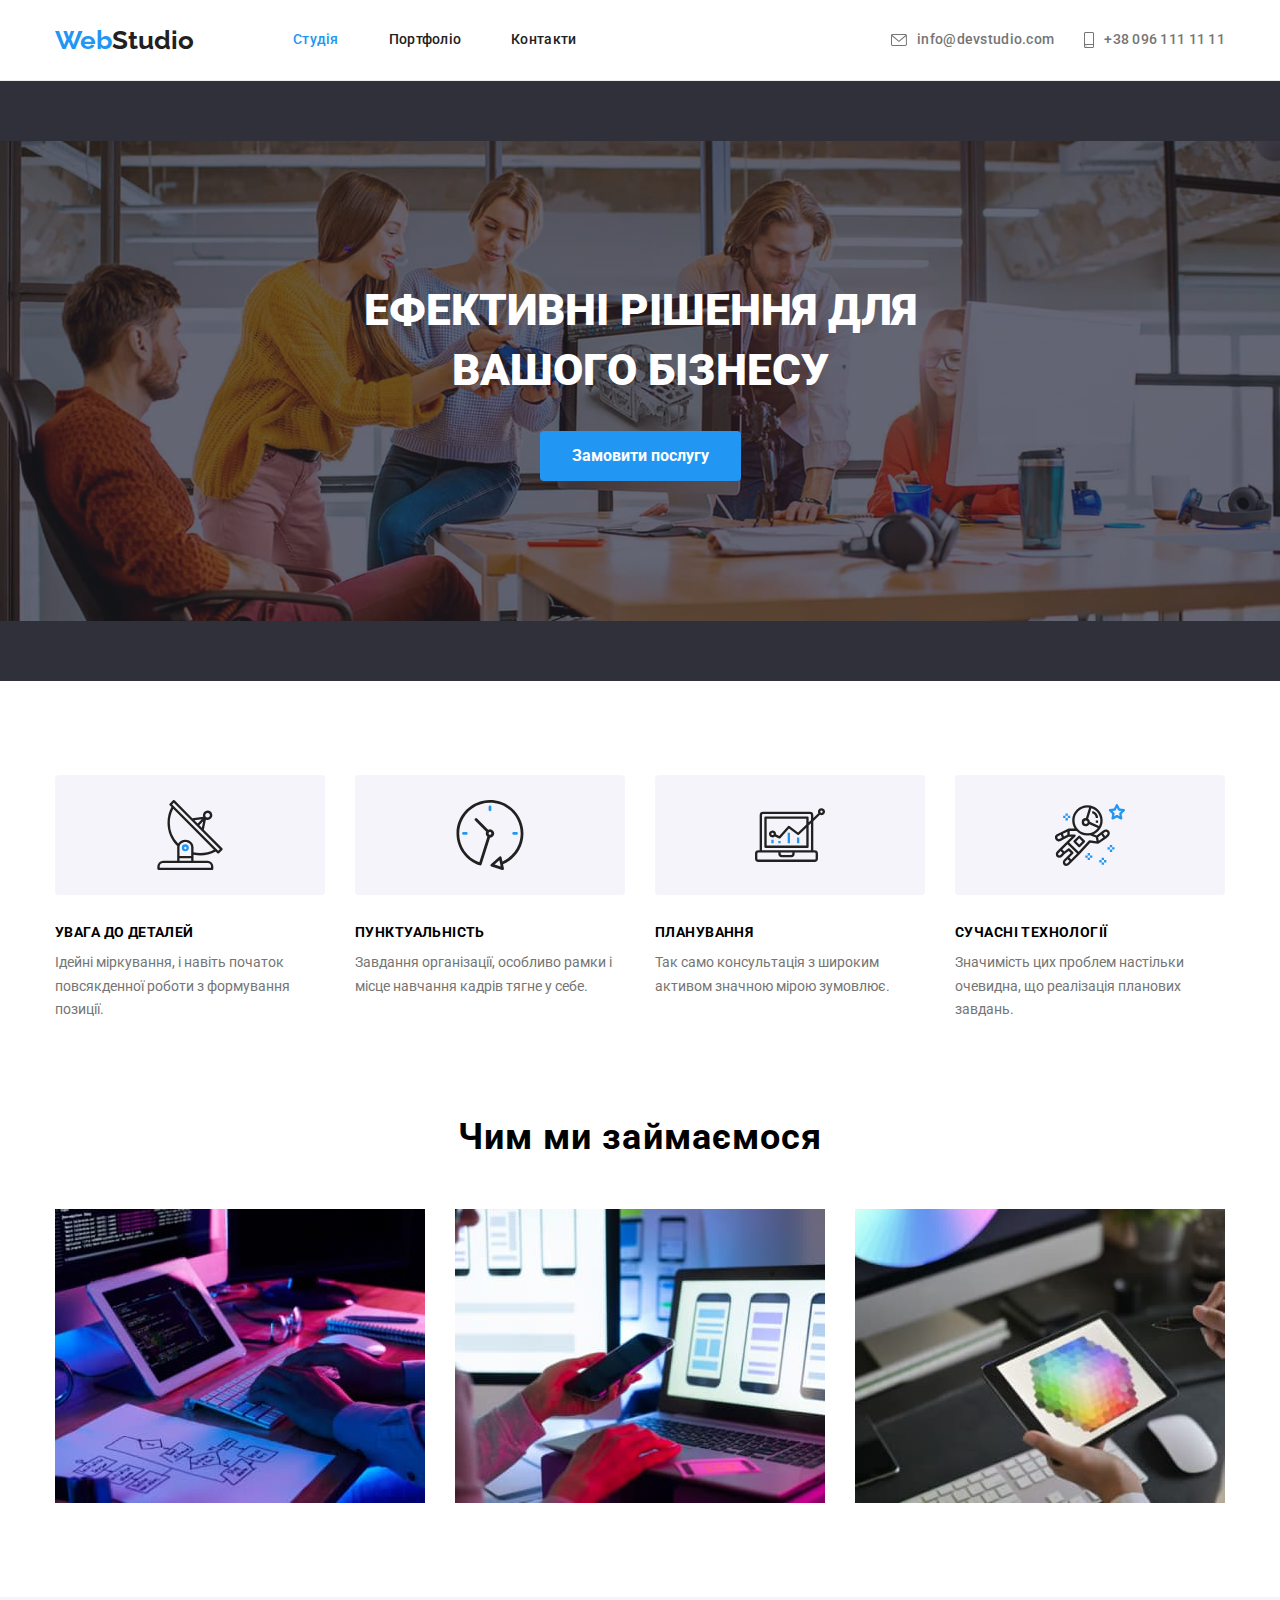
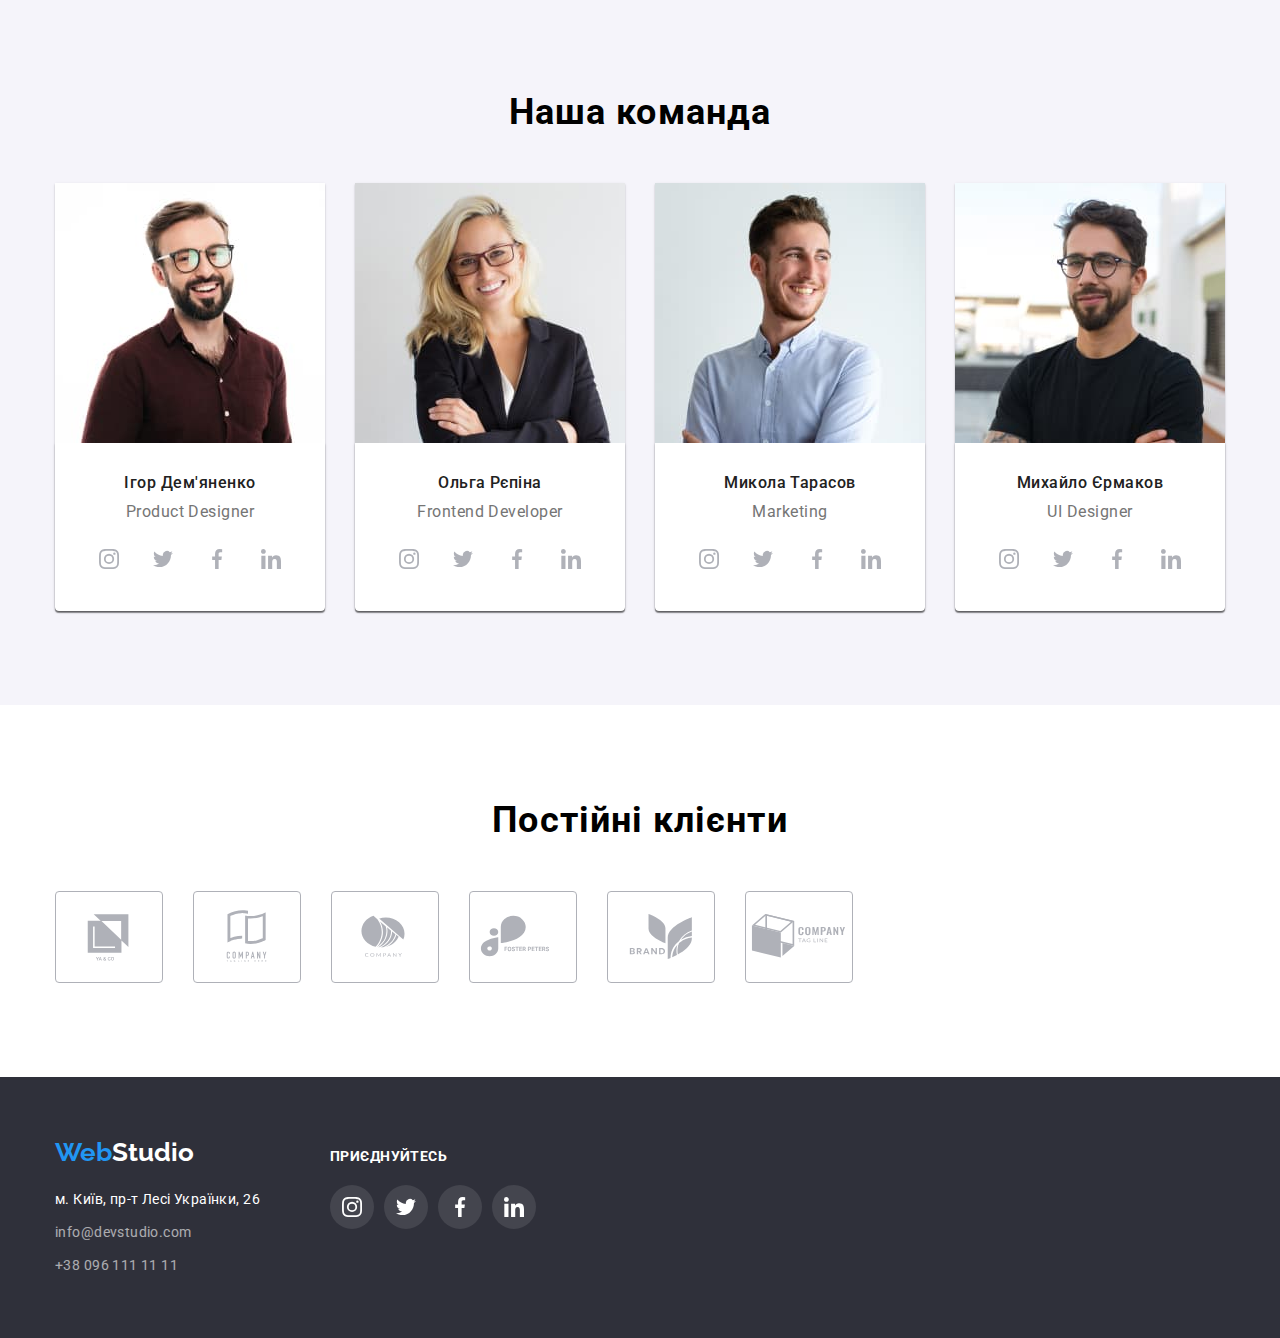
<file: index.html>
<!DOCTYPE html>
<html lang="uk">
  <head>
    <meta charset="UTF-8" />
    <meta http-equiv="X-UA-Compatible" content="IE=edge" />
    <meta name="viewport" content="width=device-width, initial-scale=1.0" />
    <title>WebStudio</title>
    <link
      href="https://fonts.googleapis.com/css2?family=Raleway:wght@700&family=Roboto:wght@400;500;700;900&display=swap"
      rel="stylesheet"
    />
    <link
      rel="stylesheet"
      href="https://cdnjs.cloudflare.com/ajax/libs/modern-normalize/1.1.0/modern-normalize.min.css"
    />
    <link rel="stylesheet" href="./css/styles.css" />
  </head>
  <body>
    <header class="header">
      <div class="container header-container">
        <nav class="navigation">
          <a href="#" lang="en" class="logo">Web<span class="logo-studio">Studio</span></a>
          <ul class="header-menu">
            <li class="nav-first">
              <a href="./index.html" class="nav-button current">Студія</a>
            </li>
            <li class="nav-first"><a href="./portfolio.html" class="nav-button">Портфоліо</a></li>
            <li class="nav-first"><a href="#" class="nav-button">Контакти</a></li>
          </ul>
        </nav>
        <ul class="header-contact">
          <li class="nav-first">
            <a href="mailto:info@devstudio.com" lang="en" class="nav-contact">
              <svg class="envelope" width="16" height="12">
                <use href="./image/icons.svg#icon-envelope"></use></svg
              >info@devstudio.com
            </a>
          </li>
          <li class="nav-first">
            <a href="tel:+380961111111" class="nav-contact">
              <svg class="envelope" width="10" height="16">
                <use href="./image/icons.svg#icon-smartphone"></use>
              </svg>
              +38 096 111 11 11</a
            >
          </li>
        </ul>
      </div>
    </header>
    <main>
      <section class="section cap">
        <div class="container">
          <h1 class="cap-title">Ефективні рішення для вашого бізнесу</h1>
          <button type="button" class="button">Замовити послугу</button>
        </div>
      </section>
      <section class="section">
        <div class="container">
          <h2 class="visually-hidden">Наші переваги</h2>
          <ul class="list">
            <li class="list-number">
              <span class="list-logo">
                <svg class="net-icon" width="70" height="70">
                  <use href="./image/icons.svg#icon-antenna"></use>
                </svg>
              </span>
              <h3 class="list-title">Увага до деталей</h3>
              <p class="list-item">
                Ідейні міркування, і навіть початок повсякденної роботи з формування позиції.
              </p>
            </li>
            <li class="list-number">
              <span class="list-logo"
                ><svg class="net-icon" width="70" height="70">
                  <use href="./image/icons.svg#icon-clock"></use></svg
              ></span>
              <h3 class="list-title">Пунктуальність</h3>
              <p class="list-item">
                Завдання організації, особливо рамки і місце навчання кадрів тягне у себе.
              </p>
            </li>
            <li class="list-number">
              <span class="list-logo"
                ><svg class="net-icon" width="70" height="70">
                  <use href="./image/icons.svg#icon-diagram"></use></svg
              ></span>
              <h3 class="list-title">Планування</h3>
              <p class="list-item">
                Так само консультація з широким активом значною мірою зумовлює.
              </p>
            </li>
            <li class="list-number">
              <span class="list-logo"
                ><svg class="net-icon" width="70" height="70">
                  <use href="./image/icons.svg#icon-astronaut"></use></svg
              ></span>
              <h3 class="list-title">Сучасні технології</h3>
              <p class="list-item">
                Значимість цих проблем настільки очевидна, що реалізація планових завдань.
              </p>
            </li>
          </ul>
        </div>
      </section>
      <section class="section advantages">
        <div class="container">
          <h2 class="hero">Чим ми займаємося</h2>
          <ul class="list">
            <li class="photo">
              <img
                src="./image/img(6).jpg"
                alt="крупним планом зображення програміста, який працює на робочому столі в офісі"
                width="370"
              />
            </li>
            <li class="photo">
              <img
                src="./image/img(7).jpg"
                alt="веб-дизайнери інтерфейсу розробляють додатки для смартфонів, команда творців працює над інтерфейсом мобільних телефонів"
                width="370"
              />
            </li>
            <li class="photo">
              <img
                src="./image/img(8).jpg"
                alt="веб-дизайнер із робочим графічним планшетом із вибором кольорів"
                width="370"
              />
            </li>
          </ul>
        </div>
      </section>
      <section class="section team">
        <div class="container">
          <h2 class="hero">Наша команда</h2>
          <ul class="list-team">
            <li class="team-cards">
              <img
                src="./image/img(9).jpg"
                width="270"
                alt="Ігор Дем'яненко"
                class="team-cards-photo"
              />
              <div class="team-box">
                <h3 class="team-cards-title">Ігор Дем'яненко</h3>
                <p lang="en" class="team-cards-list">Product Designer</p>
                <ul class="social-list">
                  <li class="social-item">
                    <a href="" class="social-link">
                      <svg class="net-icon" width="20" height="20">
                        <use href="./image/icons.svg#icon-instagram"></use>
                      </svg>
                    </a>
                  </li>
                  <li class="social-item">
                    <a href="" class="social-link"
                      ><svg class="net-icon" width="20" height="20">
                        <use href="./image/icons.svg#icon-twitter"></use></svg
                    ></a>
                  </li>
                  <li class="social-item">
                    <a href="" class="social-link"
                      ><svg class="net-icon" width="20" height="20">
                        <use href="./image/icons.svg#icon-facebook"></use></svg
                    ></a>
                  </li>
                  <li class="social-item">
                    <a href="" class="social-link"
                      ><svg class="net-icon" width="20" height="20">
                        <use href="./image/icons.svg#icon-linkedin"></use></svg
                    ></a>
                  </li>
                </ul>
              </div>
            </li>
            <li class="team-cards">
              <img
                src="./image/img(10).jpg"
                width="270"
                alt="Ольга Рєпіна"
                class="team-cards-photo"
              />
              <div class="team-box">
                <h3 class="team-cards-title">Ольга Рєпіна</h3>
                <p lang="en" class="team-cards-list">Frontend Developer</p>
                <ul class="social-list">
                  <li class="social-item">
                    <a href="" class="social-link">
                      <svg class="net-icon" width="20" height="20">
                        <use href="./image/icons.svg#icon-instagram"></use></svg
                    ></a>
                  </li>
                  <li class="social-item">
                    <a href="" class="social-link"
                      ><svg class="net-icon" width="20" height="20">
                        <use href="./image/icons.svg#icon-twitter"></use></svg
                    ></a>
                  </li>
                  <li class="social-item">
                    <a href="" class="social-link"
                      ><svg class="net-icon" width="20" height="20">
                        <use href="./image/icons.svg#icon-facebook"></use></svg
                    ></a>
                  </li>
                  <li class="social-item">
                    <a href="" class="social-link"
                      ><svg class="net-icon" width="20" height="20">
                        <use href="./image/icons.svg#icon-linkedin"></use></svg
                    ></a>
                  </li>
                </ul>
              </div>
            </li>
            <li class="team-cards">
              <img
                src="./image/img(11).jpg"
                width="270"
                alt="Микола Тарасов"
                class="team-cards-photo"
              />
              <div class="team-box">
                <h3 class="team-cards-title">Микола Тарасов</h3>
                <p lang="en" class="team-cards-list">Marketing</p>
                <ul class="social-list">
                  <li class="social-item">
                    <a href="" class="social-link"
                      ><svg class="net-icon" width="20" height="20">
                        <use href="./image/icons.svg#icon-instagram"></use></svg
                    ></a>
                  </li>
                  <li class="social-item">
                    <a href="" class="social-link"
                      ><svg class="net-icon" width="20" height="20">
                        <use href="./image/icons.svg#icon-twitter"></use></svg
                    ></a>
                  </li>
                  <li class="social-item">
                    <a href="" class="social-link"
                      ><svg class="net-icon" width="20" height="20">
                        <use href="./image/icons.svg#icon-facebook"></use></svg
                    ></a>
                  </li>
                  <li class="social-item">
                    <a href="" class="social-link"
                      ><svg class="net-icon" width="20" height="20">
                        <use href="./image/icons.svg#icon-linkedin"></use></svg
                    ></a>
                  </li>
                </ul>
              </div>
            </li>
            <li class="team-cards">
              <img
                src="./image/img(12).jpg"
                width="270"
                alt="Михайло Єрмаков"
                class="team-cards-photo"
              />
              <div class="team-box">
                <h3 class="team-cards-title">Михайло Єрмаков</h3>
                <p lang="en" class="team-cards-list">UI Designer</p>
                <ul class="social-list">
                  <li class="social-item">
                    <a href="" class="social-link"
                      ><svg class="net-icon" width="20" height="20">
                        <use href="./image/icons.svg#icon-instagram"></use></svg
                    ></a>
                  </li>
                  <li class="social-item">
                    <a href="" class="social-link"
                      ><svg class="net-icon" width="20" height="20">
                        <use href="./image/icons.svg#icon-twitter"></use></svg
                    ></a>
                  </li>
                  <li class="social-item">
                    <a href="" class="social-link"
                      ><svg class="net-icon" width="20" height="20">
                        <use href="./image/icons.svg#icon-facebook"></use></svg
                    ></a>
                  </li>
                  <li class="social-item">
                    <a href="" class="social-link"
                      ><svg class="net-icon" width="20" height="20">
                        <use href="./image/icons.svg#icon-linkedin"></use></svg
                    ></a>
                  </li>
                </ul>
              </div>
            </li>
          </ul>
        </div>
      </section>
      <section class="section">
        <div class="container">
          <h2 class="hero">Постійні клієнти</h2>
          <ul class="clients-list">
            <li class="clients-item">
              <a href="" class="clients-link">
                <svg class="net-icon" width="106" height="60">
                  <use href="./image/icons.svg#icon-Logo1"></use>
                </svg>
              </a>
            </li>
            <li class="clients-item">
              <a href="" class="clients-link"
                ><svg class="net-icon" width="106" height="60">
                  <use href="./image/icons.svg#icon-Logo2"></use></svg
              ></a>
            </li>
            <li class="clients-item">
              <a href="" class="clients-link"
                ><svg class="net-icon" width="106" height="60">
                  <use href="./image/icons.svg#icon-Logo3"></use></svg
              ></a>
            </li>
            <li class="clients-item">
              <a href="" class="clients-link"
                ><svg class="net-icon" width="106" height="60">
                  <use href="./image/icons.svg#icon-Logo4"></use></svg
              ></a>
            </li>
            <li class="clients-item">
              <a href="" class="clients-link"
                ><svg class="net-icon" width="106" height="60">
                  <use href="./image/icons.svg#icon-Logo5"></use></svg
              ></a>
            </li>
            <li class="clients-item">
              <a href="" class="clients-link"
                ><svg class="net-icon" width="106" height="60">
                  <use href="./image/icons.svg#icon-Logo6"></use></svg
              ></a>
            </li>
          </ul>
        </div>
      </section>
    </main>
    <footer class="footer">
      <div class="container footer-flex">
        <div>
          <a href="#" lang="en" class="logo">Web<span class="footer-studio">Studio</span></a>
          <address>
            <ul>
              <li class="adress-list">
                <a
                  href="https://goo.gl/maps/7E8so9cZVLcE3GwW7"
                  target="_blank"
                  rel="noopener noreferrer nofollow"
                  class="footer-adress"
                  >м. Київ, пр-т Лесі Українки, 26</a
                >
              </li>
              <li class="adress-list">
                <a href="mailto:info@devstudio.com" lang="en" class="footer-contact"
                  >info@devstudio.com</a
                >
              </li>
              <li class="adress-list">
                <a href="tel:+380961111111" class="footer-contact">+38 096 111 11 11</a>
              </li>
            </ul>
          </address>
        </div>

        <div>
          <p class="social-footer-title">Приєднуйтесь</p>
          <ul class="social-footer-list">
            <li class="social-footer-item">
              <a href="" class="social-footer-link"
                ><svg class="net-footer-icon" width="20" height="20">
                  <use href="./image/icons.svg#icon-instagram"></use></svg
              ></a>
            </li>
            <li class="social-footer-item">
              <a href="" class="social-footer-link"
                ><svg class="net-footer-icon" width="20" height="20">
                  <use href="./image/icons.svg#icon-twitter"></use></svg
              ></a>
            </li>
            <li class="social-footer-item">
              <a href="" class="social-footer-link"
                ><svg class="net-footer-icon" width="20" height="20">
                  <use href="./image/icons.svg#icon-facebook"></use></svg
              ></a>
            </li>
            <li class="social-footer-item">
              <a href="" class="social-footer-link"
                ><svg class="net-footer-icon" width="20" height="20">
                  <use href="./image/icons.svg#icon-linkedin"></use></svg
              ></a>
            </li>
          </ul>
        </div>
      </div>
    </footer>
  </body>
</html>
</file>
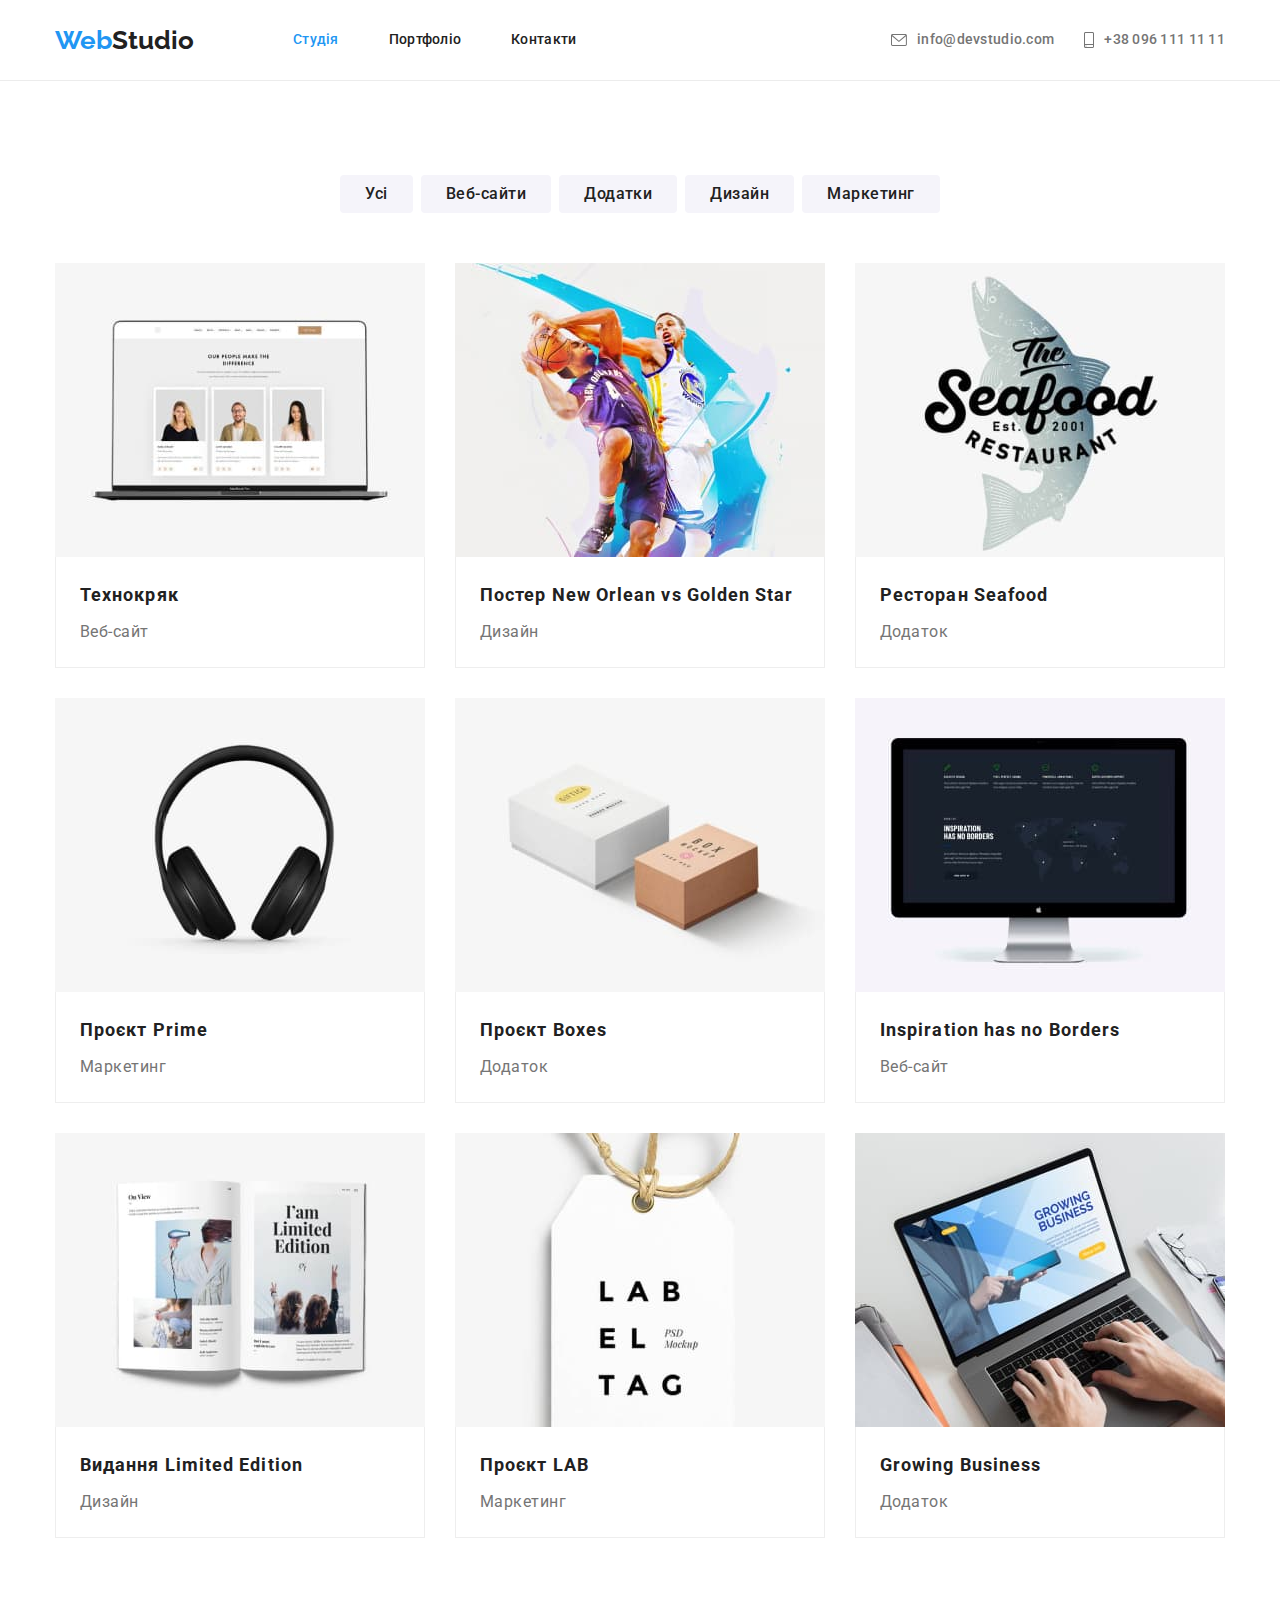
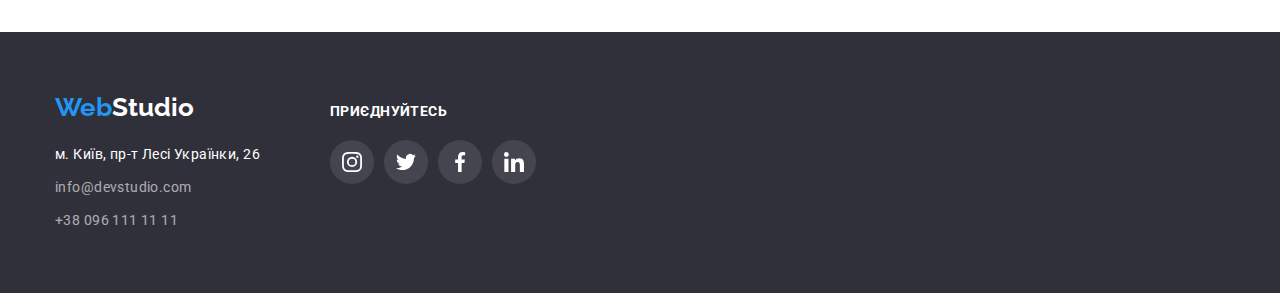
<file: portfolio.html>
<!DOCTYPE html>
<html lang="uk">
  <head>
    <meta charset="UTF-8" />
    <meta http-equiv="X-UA-Compatible" content="IE=edge" />
    <meta name="viewport" content="width=device-width, initial-scale=1.0" />
    <title>Portfolio</title>
    <link
      href="https://fonts.googleapis.com/css2?family=Raleway:wght@700&family=Roboto:wght@400;500;700;900&display=swap"
      rel="stylesheet"
    />
    <link
      rel="stylesheet"
      href="https://cdnjs.cloudflare.com/ajax/libs/modern-normalize/1.0.0/modern-normalize.min.css"
    />
    <link rel="stylesheet" href="./css/styles.css" />
  </head>
  <body>
    <header class="header">
      <div class="container header-container">
        <nav class="navigation">
          <a href="#" lang="en" class="logo">Web<span class="logo-studio">Studio</span></a>
          <ul class="header-menu">
            <li class="nav-first">
              <a href="./index.html" class="nav-button current">Студія</a>
            </li>
            <li class="nav-first"><a href="./portfolio.html" class="nav-button">Портфоліо</a></li>
            <li class="nav-first"><a href="#" class="nav-button">Контакти</a></li>
          </ul>
        </nav>
        <ul class="header-contact">
          <li class="nav-first">
            <a href="mailto:info@devstudio.com" lang="en" class="nav-contact">
              <svg class="envelope" width="16" height="12">
                <use href="./image/icons.svg#icon-envelope"></use></svg
              >info@devstudio.com
            </a>
          </li>
          <li class="nav-first">
            <a href="tel:+380961111111" class="nav-contact">
              <svg class="envelope" width="10" height="16">
                <use href="./image/icons.svg#icon-smartphone"></use>
              </svg>
              +38 096 111 11 11</a
            >
          </li>
        </ul>
      </div>
    </header>
    <main>
      <section class="section">
        <div class="container">
          <h1 class="visually-hidden">Наші роботи</h1>
          <ul class="filter">
            <li><button type="button" class="filter-tab">Усі</button></li>
            <li><button type="button" class="filter-tab">Веб-сайти</button></li>
            <li><button type="button" class="filter-tab">Додатки</button></li>
            <li><button type="button" class="filter-tab">Дизайн</button></li>
            <li><button type="button" class="filter-tab">Маркетинг</button></li>
          </ul>
          <ul class="example">
            <li class="card-title">
              <a href="#" class="example-card">
                <img src="./image/img1.jpg" alt="відкритий ноутбук" width="370" />
                <div class="card-name-title">
                  <h2 class="card-name">Технокряк</h2>
                  <p class="card-description">Веб-сайт</p>
                </div>
              </a>
            </li>
            <li class="card-title">
              <a href="#" class="example-card">
                <img src="./image/img2.jpg" alt="постер з двома баскетболістами" width="370" />
                <div class="card-name-title">
                  <h2 class="card-name">Постер New Orlean vs Golden Star</h2>
                  <p class="card-description">Дизайн</p>
                </div>
              </a>
            </li>
            <li class="card-title">
              <a href="#" class="example-card">
                <img
                  src="./image/img3.jpg"
                  alt="логотип ресторану з рибою на задньому фоні"
                  width="370"
                />
                <div class="card-name-title">
                  <h2 class="card-name">Ресторан Seafood</h2>
                  <p class="card-description">Додаток</p>
                </div>
              </a>
            </li>
            <li class="card-title">
              <a href="#" class="example-card">
                <img src="./image/img4.jpg" alt="навушники" width="370" />
                <div class="card-name-title">
                  <h2 class="card-name">Проєкт Prime</h2>
                  <p class="card-description">Маркетинг</p>
                </div>
              </a>
            </li>
            <li class="card-title">
              <a href="#" class="example-card">
                <img src="./image/img5.jpg" alt="дві коробки" width="370" />
                <div class="card-name-title">
                  <h2 class="card-name">Проєкт Boxes</h2>
                  <p class="card-description">Додаток</p>
                </div>
              </a>
            </li>
            <li class="card-title">
              <a href="#" class="example-card">
                <img src="./image/img6.jpg" alt="комп'ютер" width="370" />
                <div class="card-name-title">
                  <h2 class="card-name">Inspiration has no Borders</h2>
                  <p class="card-description">Веб-сайт</p>
                </div>
              </a>
            </li>
            <li class="card-title">
              <a href="#" class="example-card">
                <img src="./image/img7.jpg" alt="журнал" width="370" />
                <div class="card-name-title">
                  <h2 class="card-name">Видання Limited Edition</h2>
                  <p class="card-description">Дизайн</p>
                </div>
              </a>
            </li>
            <li class="card-title">
              <a href="#" class="example-card">
                <img src="./image/img8.jpg" alt="бирка" width="370" />
                <div class="card-name-title">
                  <h2 class="card-name">Проєкт LAB</h2>
                  <p class="card-description">Маркетинг</p>
                </div>
              </a>
            </li>
            <li class="card-title">
              <a href="#" class="example-card">
                <img src="./image/img9.jpg" alt="чоловік працює за ноутбуком" width="370" />
                <div class="card-name-title">
                  <h2 class="card-name">Growing Business</h2>
                  <p class="card-description">Додаток</p>
                </div>
              </a>
            </li>
          </ul>
        </div>
      </section>
    </main>
    <footer class="footer">
      <div class="container footer-flex">
        <div>
          <a href="#" lang="en" class="logo">Web<span class="footer-studio">Studio</span></a>
          <address>
            <ul>
              <li class="adress-list">
                <a
                  href="https://goo.gl/maps/7E8so9cZVLcE3GwW7"
                  target="_blank"
                  rel="noopener noreferrer nofollow"
                  class="footer-adress"
                  >м. Київ, пр-т Лесі Українки, 26</a
                >
              </li>
              <li class="adress-list">
                <a href="mailto:info@devstudio.com" lang="en" class="footer-contact"
                  >info@devstudio.com</a
                >
              </li>
              <li class="adress-list">
                <a href="tel:+380961111111" class="footer-contact">+38 096 111 11 11</a>
              </li>
            </ul>
          </address>
        </div>

        <div>
          <p class="social-footer-title">Приєднуйтесь</p>
          <ul class="social-footer-list">
            <li class="social-footer-item">
              <a href="" class="social-footer-link"
                ><svg class="net-footer-icon" width="20" height="20">
                  <use href="./image/icons.svg#icon-instagram"></use></svg
              ></a>
            </li>
            <li class="social-footer-item">
              <a href="" class="social-footer-link"
                ><svg class="net-footer-icon" width="20" height="20">
                  <use href="./image/icons.svg#icon-twitter"></use></svg
              ></a>
            </li>
            <li class="social-footer-item">
              <a href="" class="social-footer-link"
                ><svg class="net-footer-icon" width="20" height="20">
                  <use href="./image/icons.svg#icon-facebook"></use></svg
              ></a>
            </li>
            <li class="social-footer-item">
              <a href="" class="social-footer-link"
                ><svg class="net-footer-icon" width="20" height="20">
                  <use href="./image/icons.svg#icon-linkedin"></use></svg
              ></a>
            </li>
          </ul>
        </div>
      </div>
    </footer>
  </body>
</html>
</file>
<file: css/styles.css>
:root {
  --main-background-color: #ffffff;
  --second-background-color: #2f303a;
  --main-text-color: #212121;
  --paragraph-text-color: #757575;
  --cap-text-color: #ffffff;
  --logo-text-color: #2196f3;
  --button-color: #f5f4fa;
  --border-color: #eeeeee;
  --button-hover-color: #188ce8;
  --gradient: linear-gradient(rgba(47, 48, 58, 0.4), rgba(47, 48, 58, 0.4));
  --icon-color: #afb1b8;
}
h1,
h2,
h3,
ul,
p {
  padding: 0;
  margin: 0;
}
li {
  list-style: none;
}
body {
  font-family: 'Roboto', sans-serif;
  font-size: 14px;
}

.container {
  width: 100%;
  max-width: 1200px;
  margin: 0 auto;
  padding: 0 15px;
}
.section {
  padding: 94px 0;
}

/*Header styles*/
.header {
  border-bottom: 1px solid #ececec;
}
.header-container {
  display: flex;
  align-items: center;
  justify-content: space-between;
}
.navigation {
  display: flex;
  align-items: center;
  justify-content: space-between;
  gap: 93px;
}
.header-menu {
  display: flex;
  justify-content: space-between;
  gap: 50px;
}
.header-contact {
  display: flex;
  gap: 30px;
}
.logo {
  display: block;
  font-family: 'Raleway', sans-serif;
  font-size: 26px;
  font-weight: 700;
  line-height: 1.19;
  color: var(--logo-text-color);
  text-decoration: none;
  width: 145px;
}
.logo-studio {
  color: var(--main-text-color);
}
.nav-button {
  display: block;
  color: var(--main-text-color);
  text-decoration: none;
  padding: 32px 0;
}
.nav-button:hover,
.nav-contact:hover {
  color: var(--logo-text-color);
  text-decoration: none;
}
.nav-button:focus,
.nav-contact:focus {
  color: var(--logo-text-color);
  text-decoration: none;
}
.nav-first {
  font-weight: 500;
  font-size: 14px;
  line-height: 1.14;
  letter-spacing: 0.02em;
  background-color: var(--main-background-color);
}
.nav-contact {
  display: flex;
  align-items: center;
  gap: 10px;
  font-weight: 500;
  font-size: 14px;
  line-height: 1.14;
  letter-spacing: 0.02em;
  color: var(--paragraph-text-color);
  text-decoration: none;
  padding: 32px 0;
}
.envelope {
  fill: var(--paragraph-text-color);
}
.nav-contact:hover .envelope {
  fill: var(--logo-text-color);
}
.navigation .nav-button.current {
  color: var(--logo-text-color);
}

/*Main styles*/

.cap {
  padding: 200px 0;
  background-color: var(--second-background-color);
  color: var(--cap-text-color);
  background-image: var(--gradient), url(../image/fonimage.jpg);
  background-repeat: no-repeat;
  background-position: 50% 50%;
  background-size: contain;
}
.cap-title {
  text-align: center;
  font-size: 44px;
  font-weight: 900;
  line-height: 1.36;
  max-width: 696px;
  margin: 0 auto;
  margin-bottom: 30px;
  text-transform: uppercase;
}
.button {
  display: block;
  padding: 10px 32px;
  font-size: 16px;
  font-weight: 700;
  line-height: 1.875;
  background-color: var(--logo-text-color);
  color: var(--cap-text-color);
  border: 0;
  border-radius: 4px;
  cursor: pointer;
  margin: 0 auto;
  max-width: 216px;
}
.button:hover,
.button:focus {
  background-color: var(--button-hover-color);
}
.list {
  display: flex;
  justify-content: space-between;
  gap: 30px;
}
.list-number {
  width: 270px;
}
.list-title {
  margin-bottom: 10px;
  font-size: 14px;
  line-height: 1.14;
  letter-spacing: 0.03em;
  text-transform: uppercase;
}
.list-item {
  line-height: 1.71;
  color: var(--paragraph-text-color);
  max-width: 270px;
}
.advantages {
  padding-top: 0;
}
.hero {
  text-align: center;
  margin-bottom: 50px;
  font-size: 36px;
  line-height: 1.17;
  letter-spacing: 0.03em;
}
.visually-hidden {
  position: absolute;
  white-space: nowrap;
  width: 1px;
  height: 1px;
  overflow: hidden;
  border: 0;
  padding: 0;
  clip: rect(0 0 0 0);
  clip-path: inset(50%);
  margin: -1px;
}
.team {
  background-color: var(--button-color);
}
.list-team {
  display: flex;
  justify-content: space-between;
  gap: 30px;
}
.team-cards {
  background-color: var(--main-background-color);
  border-radius: 0px 0px 4px 4px;
  box-shadow: 0px 1px 3px rgba(0, 0, 0, 0.12), 0px 1px 1px rgba(0, 0, 0, 0.14),
    0px 2px 1px rgba(0, 0, 0, 0.2);
}
.team-box {
  padding: 30px;
  box-shadow: 0px 1px 3px rgba(0, 0, 0, 0.12), 0px 1px 1px rgba(0, 0, 0, 0.14),
    0px 2px 1px rgba(0, 0, 0, 0.2);
  border-radius: 0px 0px 4px 4px;
}
.team-cards-title {
  margin-bottom: 10px;
  font-weight: 500;
  font-size: 16px;
  line-height: 1.1875;
  letter-spacing: 0.03em;
  color: var(--main-text-color);
  text-align: center;
}
.team-cards-photo {
}
.team-cards-list {
  font-size: 16px;
  line-height: 1.1875;
  letter-spacing: 0.03em;
  color: var(--paragraph-text-color);
  text-align: center;
  margin-bottom: 16px;
}

/*Footer styles*/

.footer {
  background-color: var(--second-background-color);
  padding: 60px 0;
}
address {
  margin-top: 20px;
}
.adress-list:nth-child(-n + 2) {
  margin-bottom: 9px;
}

.footer-studio {
  color: var(--cap-text-color);
}
.footer-contact,
.footer-adress {
  font-style: normal;
  line-height: 1.71;
  letter-spacing: 0.03em;
  color: var(--cap-text-color);
  opacity: 0.6;
  text-decoration: none;
}
.footer-contact:hover {
  color: var(--logo-text-color);
  text-decoration: none;
}
.footer-contact:focus {
  color: var(--logo-text-color);
  text-decoration: none;
}
.footer-adress {
  opacity: 1;
}

/* portfolio styles */
.filter {
  display: flex;
  align-items: center;
  justify-content: center;
  gap: 8px;
  margin-bottom: 50px;
}
.filter-tab {
  background-color: var(--button-color);
  font-weight: 500;
  font-size: 16px;
  font-family: inherit;
  line-height: 1.625;
  letter-spacing: 0.03em;
  color: var(--main-text-color);
  cursor: pointer;
  border-radius: 4px;
  border: 0;
  padding: 6px 22px;
}
.filter-tab:first-child {
  padding: 6px 25px;
}
.filter-tab:hover {
  background-color: var(--logo-text-color);
  color: var(--cap-text-color);
  border-radius: 4px;
  box-shadow: 0px 3px 1px rgba(0, 0, 0, 0.1), 0px 1px 2px rgba(0, 0, 0, 0.08),
    0px 2px 2px rgba(0, 0, 0, 0.12);
}
.filter-tab:focus {
  background-color: var(--logo-text-color);
  color: var(--cap-text-color);
  border-radius: 4px;
  box-shadow: 0px 3px 1px rgba(0, 0, 0, 0.1), 0px 1px 2px rgba(0, 0, 0, 0.08),
    0px 2px 2px rgba(0, 0, 0, 0.12);
}
.example {
  display: flex;
  flex-wrap: wrap;
  gap: 30px;
}
.example-card {
  background-color: var(--main-background-color);
  text-decoration: none;
}
.card-title {
  max-width: 370px;
  background: var(--main-background-color);
}
.card-title:hover {
  box-shadow: 0px 1px 1px rgba(0, 0, 0, 0.12), 0px 4px 4px rgba(0, 0, 0, 0.06),
    1px 4px 6px rgba(0, 0, 0, 0.16);
}
.card-title:focus {
  box-shadow: 0px 1px 1px rgba(0, 0, 0, 0.12), 0px 4px 4px rgba(0, 0, 0, 0.06),
    1px 4px 6px rgba(0, 0, 0, 0.16);
}
.card-name-title {
  padding: 20px 24px;
  border: 1px solid var(--border-color);
  border-top: 0px;
}
.card-name {
  margin-bottom: 4px;
  font-size: 18px;
  line-height: 2;
  letter-spacing: 0.06em;
  color: var(--main-text-color);
}
.card-description {
  font-size: 16px;
  line-height: 1.875;
  letter-spacing: 0.03em;
  color: var(--paragraph-text-color);
}
img {
  display: block;
}
/* net-icons and logo*/

.social-list {
  display: flex;
  justify-content: center;
  gap: 10px;
}
.social-item {
}
.social-link {
  width: 44px;
  height: 44px;
  display: flex;
  align-items: center;
  justify-content: center;
  background-color: var(--main-background-color);
  border-radius: 50%;
}
.net-icon {
  fill: var(--icon-color);
}
.social-link:hover,
.social-link:focus {
  background-color: var(--logo-text-color);
}
.social-link:hover .net-icon,
.social-link:focus .net-icon {
  fill: var(--cap-text-color);
}
.clients-list {
  display: flex;
  gap: 30px;
}
.clients-item {
  width: calc((100%-30px) / 6);
}
.clients-link {
  width: 100%;
  height: 92px;
  border: 1px solid var(--icon-color);
  display: flex;
  align-items: center;
  justify-content: center;
  border-radius: 4px;
}
.clients-link:hover,
.clients-link:focus {
  border-color: var(--logo-text-color);
}
.clients-link:hover .net-icon,
.clients-link:focus .net-icon {
  fill: var(--logo-text-color);
}
.list-logo {
  width: 270px;
  height: 120px;
  display: flex;
  align-items: center;
  justify-content: center;
  background-color: var(--button-color);
  margin-bottom: 30px;
  border-radius: 4px;
}
.social-footer-list {
  display: flex;
  justify-content: center;
  gap: 10px;
  margin-top: 20px;
}
.social-footer-item {
}
.social-footer-link {
  width: 44px;
  height: 44px;
  display: flex;
  align-items: center;
  justify-content: center;
  background: rgba(255, 255, 255, 0.1);
  border-radius: 50%;
}
.social-footer-link:hover,
.social-footer-link:focus {
  background-color: var(--logo-text-color);
  opacity: 100;
}
.footer-flex {
  display: flex;
  align-items: baseline;
  gap: 70px;
}
.social-footer-title {
  font-weight: 700;
  line-height: 1.14;
  letter-spacing: 0.03em;
  text-transform: uppercase;
  color: var(--cap-text-color);
}
.net-footer-icon {
  fill: var(--main-background-color);
}
</file>
